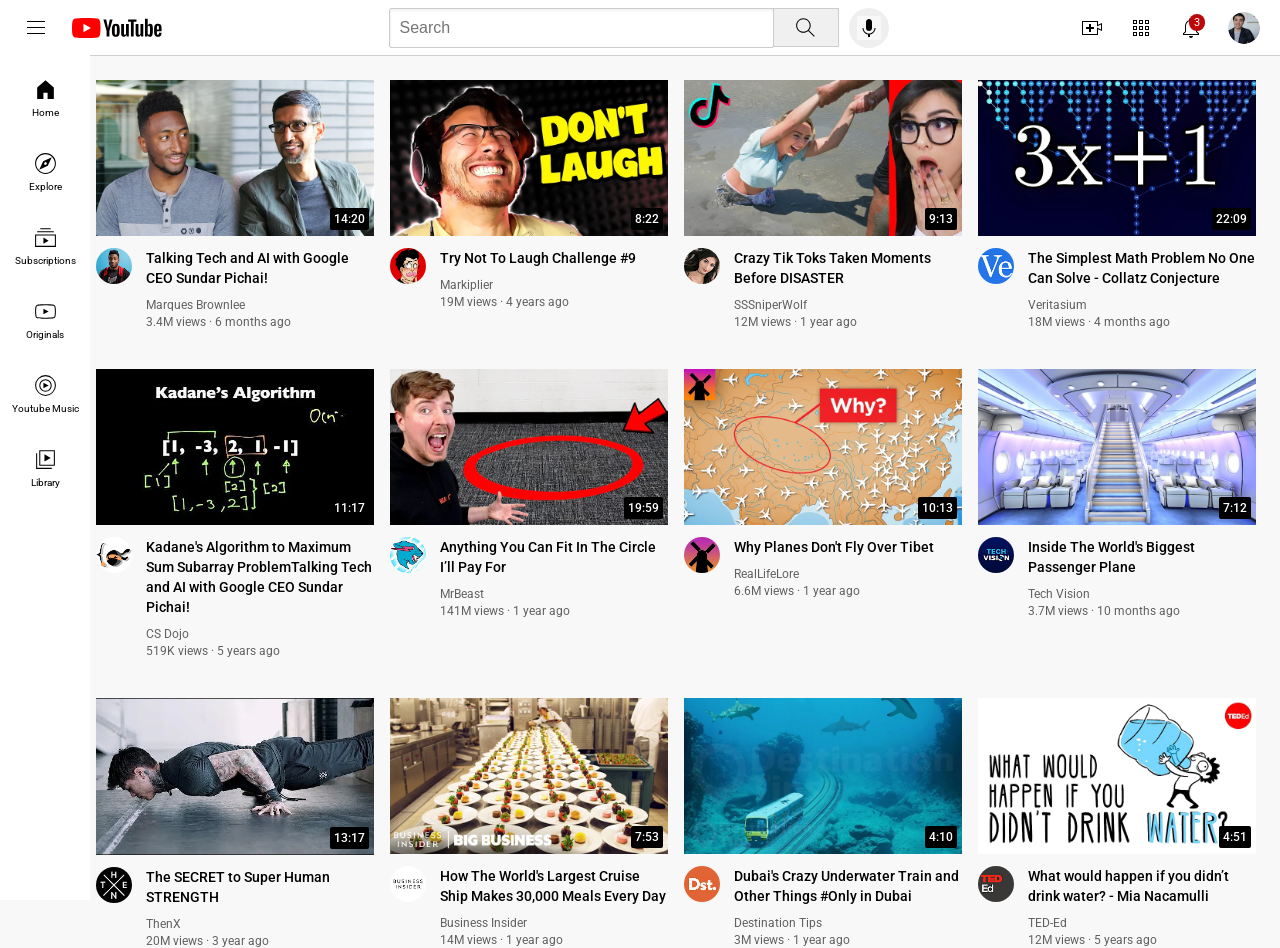
<file: index.html>
<!DOCTYPE html>
<html lang="en">
  <head>
    <meta charset="UTF-8" />
    <meta name="viewport" content="width=device-width, initial-scale=1.0" />
    <title>Youtube.com Clone</title>
    <link rel="stylesheet" href="styles/general.css" />
    <link rel="stylesheet" href="styles/header.css" />
    <link rel="stylesheet" href="styles/sidebar.css" />
    <link rel="stylesheet" href="styles/video.css" />
  </head>
  <body>
    <header class="header">
      <div class="left-section">
        <img class="hamburger-menu" src="icons/hamburger-menu.svg" />
        <img class="youtube-logo" src="icons/youtube-logo.svg" alt="" />
      </div>
      <div class="middle-section">
        <input type="text" class="search-bar" placeholder="Search" />
        <button class="search-button">
          <img class="search-icon" src="icons/search.svg" alt="" />
          <div class="tooltip">Search</div>
        </button>
        <button class="voice-search-button">
          <img
            class="voice-search-icon"
            src="icons/voice-search-icon.svg"
            alt=""
          />
          <div class="tooltip">Search with your voice</div>
        </button>
      </div>
      <div class="right-section">
        <div class="upload-icon-container">
          <img class="upload-icon" src="icons/upload.svg" />
          <div class="tooltip">Create</div>
        </div>
        <div class="youtube-apps-icon-container">
          <img class="youtube-apps-icon" src="icons/youtube-apps.svg" />
          <div class="tooltip">YouTube apps</div>
        </div>
        <div class="notifications-icon-container">
          <img class="notifications-icon" src="icons/notifications.svg" />
          <div class="notifications-count">3</div>
          <div class="tooltip">Notifications</div>
        </div>
        <img
          class="current-user-picture"
          src="channel-pictures/my-channel.jpeg"
        />
      </div>
    </header>
    <nav class="sidebar">
      <div class="sidebar-link">
        <img src="icons/home.svg" alt="" />
        <div>Home</div>
      </div>
      <div class="sidebar-link">
        <img src="icons/explore.svg" alt="" />
        <div>Explore</div>
      </div>
      <div class="sidebar-link">
        <img src="icons/subscriptions.svg" alt="" />
        <div>Subscriptions</div>
      </div>
      <div class="sidebar-link">
        <img src="icons/originals.svg" alt="" />
        <div>Originals</div>
      </div>
      <div class="sidebar-link">
        <img src="icons/youtube-music.svg" alt="" />
        <div>Youtube Music</div>
      </div>
      <div class="sidebar-link">
        <img src="icons/library.svg" alt="" />
        <div>Library</div>
      </div>
    </nav>
    <main class="main">
      <section class="video-grid">
        <div class="video-preview">
          <div class="thumbnail-row">
            <img class="thumbnail" src="thumbnails/thumbnail-1.webp" />
            <div class="video-time">14:20</div>
          </div>
          <div class="video-info-grid">
            <div class="channel-picture">
              <img
                class="profile-picture"
                src="channel-pictures/channel-1.jpeg"
                alt=""
              />
            </div>
            <div class="video-info">
              <p class="video-title">
                Talking Tech and AI with Google CEO Sundar Pichai!
              </p>
              <p class="video-author">Marques Brownlee</p>
              <p class="video-stats">3.4M views &#183; 6 months ago</p>
            </div>
          </div>
        </div>

        <div class="video-preview">
          <div class="thumbnail-row">
            <img class="thumbnail" src="thumbnails/thumbnail-2.webp" />
            <div class="video-time">8:22</div>
          </div>
          <div class="video-info-grid">
            <div class="channel-picture">
              <img
                class="profile-picture"
                src="channel-pictures/channel-2.jpeg"
              />
            </div>
            <div class="video-info">
              <p class="video-title">Try Not To Laugh Challenge #9</p>
              <p class="video-author">Markiplier</p>
              <p class="video-stats">19M views &#183; 4 years ago</p>
            </div>
          </div>
        </div>

        <div class="video-preview">
          <div class="thumbnail-row">
            <img class="thumbnail" src="thumbnails/thumbnail-3.webp" />
            <div class="video-time">9:13</div>
          </div>
          <div class="video-info-grid">
            <div class="channel-picture">
              <img
                class="profile-picture"
                src="channel-pictures/channel-3.jpeg"
                alt=""
              />
            </div>
            <div class="video-info">
              <p class="video-title">
                Crazy Tik Toks Taken Moments Before DISASTER
              </p>
              <p class="video-author">SSSniperWolf</p>
              <p class="video-stats">12M views &#183; 1 year ago</p>
            </div>
          </div>
        </div>

        <div class="video-preview">
          <div class="thumbnail-row">
            <img class="thumbnail" src="thumbnails/thumbnail-4.webp" />
            <div class="video-time">22:09</div>
          </div>
          <div class="video-info-grid">
            <div class="channel-picture">
              <img
                class="profile-picture"
                src="channel-pictures/channel-4.jpeg"
              />
            </div>
            <div class="video-info">
              <p class="video-title">
                The Simplest Math Problem No One Can Solve - Collatz Conjecture
              </p>
              <p class="video-author">Veritasium</p>
              <p class="video-stats">18M views &#183; 4 months ago</p>
            </div>
          </div>
        </div>

        <div class="video-preview">
          <div class="thumbnail-row">
            <img class="thumbnail" src="thumbnails/thumbnail-5.webp" />
            <div class="video-time">11:17</div>
          </div>
          <div class="video-info-grid">
            <div class="channel-picture">
              <img
                class="profile-picture"
                src="channel-pictures/channel-5.jpeg"
                alt=""
              />
            </div>
            <div class="video-info">
              <p class="video-title">
                Kadane's Algorithm to Maximum Sum Subarray ProblemTalking Tech
                and AI with Google CEO Sundar Pichai!
              </p>
              <p class="video-author">CS Dojo</p>
              <p class="video-stats">519K views &#183; 5 years ago</p>
            </div>
          </div>
        </div>

        <div class="video-preview">
          <div class="thumbnail-row">
            <img class="thumbnail" src="thumbnails/thumbnail-6.webp" />
            <div class="video-time">19:59</div>
          </div>
          <div class="video-info-grid">
            <div class="channel-picture">
              <img
                class="profile-picture"
                src="channel-pictures/channel-6.jpeg"
              />
            </div>
            <div class="video-info">
              <p class="video-title">
                Anything You Can Fit In The Circle I’ll Pay For
              </p>
              <p class="video-author">MrBeast</p>
              <p class="video-stats">141M views &#183; 1 year ago</p>
            </div>
          </div>
        </div>

        <div class="video-preview">
          <div class="thumbnail-row">
            <img class="thumbnail" src="thumbnails/thumbnail-7.webp" />
            <div class="video-time">10:13</div>
          </div>
          <div class="video-info-grid">
            <div class="channel-picture">
              <img
                class="profile-picture"
                src="channel-pictures/channel-7.jpeg"
                alt=""
              />
            </div>
            <div class="video-info">
              <p class="video-title">Why Planes Don't Fly Over Tibet</p>
              <p class="video-author">RealLifeLore</p>
              <p class="video-stats">6.6M views &#183; 1 year ago</p>
            </div>
          </div>
        </div>

        <div class="video-preview">
          <div class="thumbnail-row">
            <img class="thumbnail" src="thumbnails/thumbnail-8.webp" />
            <div class="video-time">7:12</div>
          </div>
          <div class="video-info-grid">
            <div class="channel-picture">
              <img
                class="profile-picture"
                src="channel-pictures/channel-8.jpeg"
              />
            </div>
            <div class="video-info">
              <p class="video-title">
                Inside The World's Biggest Passenger Plane
              </p>
              <p class="video-author">Tech Vision</p>
              <p class="video-stats">3.7M views &#183; 10 months ago</p>
            </div>
          </div>
        </div>

        <div class="video-preview">
          <div class="thumbnail-row">
            <img class="thumbnail" src="thumbnails/thumbnail-9.webp" />
            <div class="video-time">13:17</div>
          </div>
          <div class="video-info-grid">
            <div class="channel-picture">
              <img
                class="profile-picture"
                src="channel-pictures/channel-9.jpeg"
              />
            </div>
            <div class="video-info">
              <p class="video-title">The SECRET to Super Human STRENGTH</p>
              <p class="video-author">ThenX</p>
              <p class="video-stats">20M views &#183; 3 year ago</p>
            </div>
          </div>
        </div>

        <div class="video-preview">
          <div class="thumbnail-row">
            <img class="thumbnail" src="thumbnails/thumbnail-10.webp" />
            <div class="video-time">7:53</div>
          </div>
          <div class="video-info-grid">
            <div class="channel-picture">
              <img
                class="profile-picture"
                src="channel-pictures/channel-10.jpeg"
              />
            </div>
            <div class="video-info">
              <p class="video-title">
                How The World's Largest Cruise Ship Makes 30,000 Meals Every Day
              </p>
              <p class="video-author">Business Insider</p>
              <p class="video-stats">14M views &#183; 1 year ago</p>
            </div>
          </div>
        </div>

        <div class="video-preview">
          <div class="thumbnail-row">
            <img class="thumbnail" src="thumbnails/thumbnail-11.webp" />
            <div class="video-time">4:10</div>
          </div>
          <div class="video-info-grid">
            <div class="channel-picture">
              <img
                class="profile-picture"
                src="channel-pictures/channel-11.jpeg"
              />
            </div>
            <div class="video-info">
              <p class="video-title">
                Dubai's Crazy Underwater Train and Other Things #Only in Dubai
              </p>
              <p class="video-author">Destination Tips</p>
              <p class="video-stats">3M views &#183; 1 year ago</p>
            </div>
          </div>
        </div>

        <div class="video-preview">
          <div class="thumbnail-row">
            <img class="thumbnail" src="thumbnails/thumbnail-12.webp" />
            <div class="video-time">4:51</div>
          </div>
          <div class="video-info-grid">
            <div class="channel-picture">
              <img
                class="profile-picture"
                src="channel-pictures/channel-12.jpeg"
              />
            </div>
            <div class="video-info">
              <p class="video-title">
                What would happen if you didn’t drink water? - Mia Nacamulli
              </p>
              <p class="video-author">TED-Ed</p>
              <p class="video-stats">12M views &#183; 5 years ago</p>
            </div>
          </div>
        </div>
      </section>
    </main>
  </body>
</html>
</file>
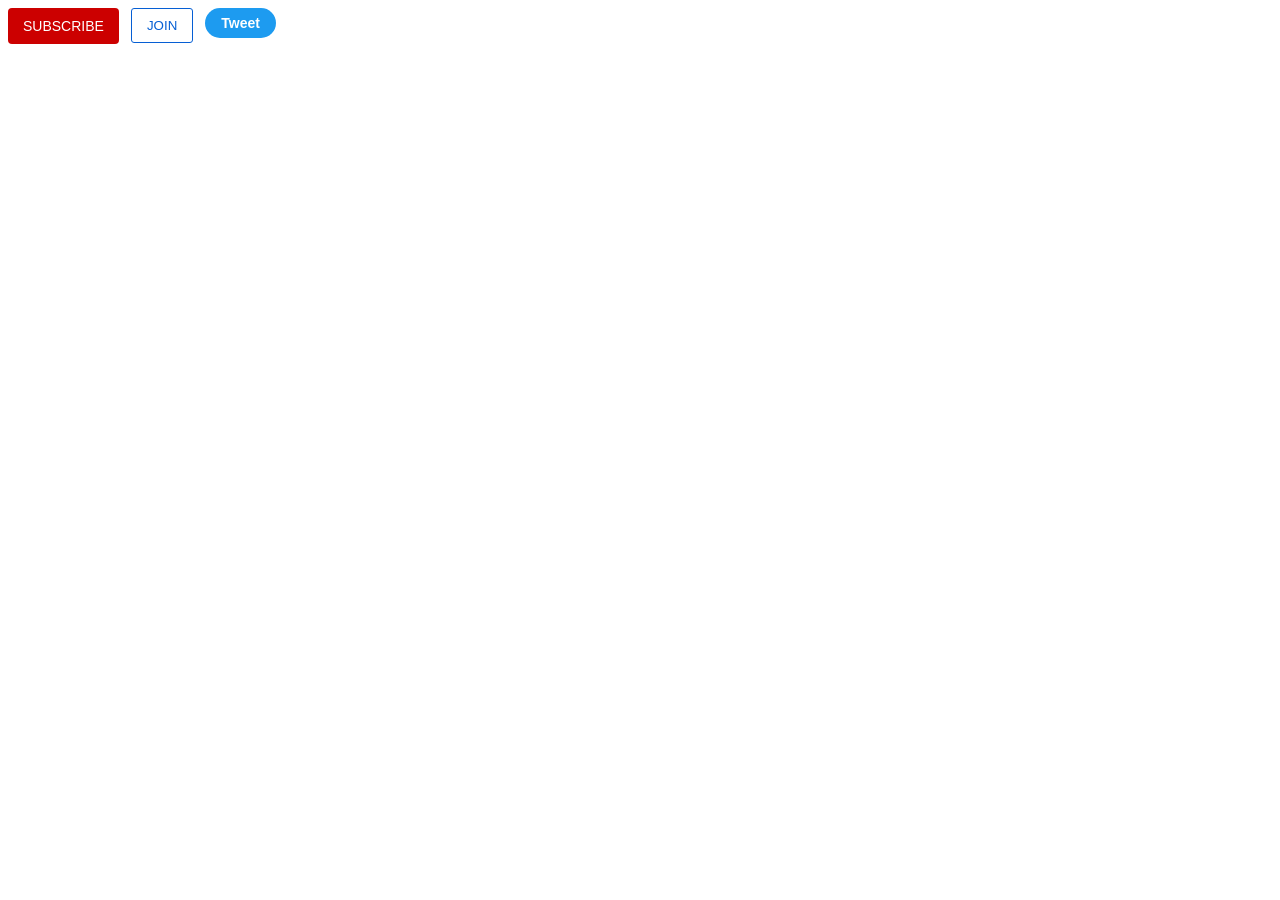
<file: intro/buttons.html>
<!DOCTYPE html>
<html lang="en">
  <head>
    <meta charset="UTF-8" />
    <meta name="viewport" content="width=device-width, initial-scale=1.0" />
    <title>Buttons</title>
    <link rel="stylesheet" href="styles/buttons.css" />
  </head>
  <body>
    <button class="subscribe-button">SUBSCRIBE</button>
    <button class="join-button">JOIN</button>
    <button class="tweet-button">Tweet</button>
  </body>
</html>
</file>
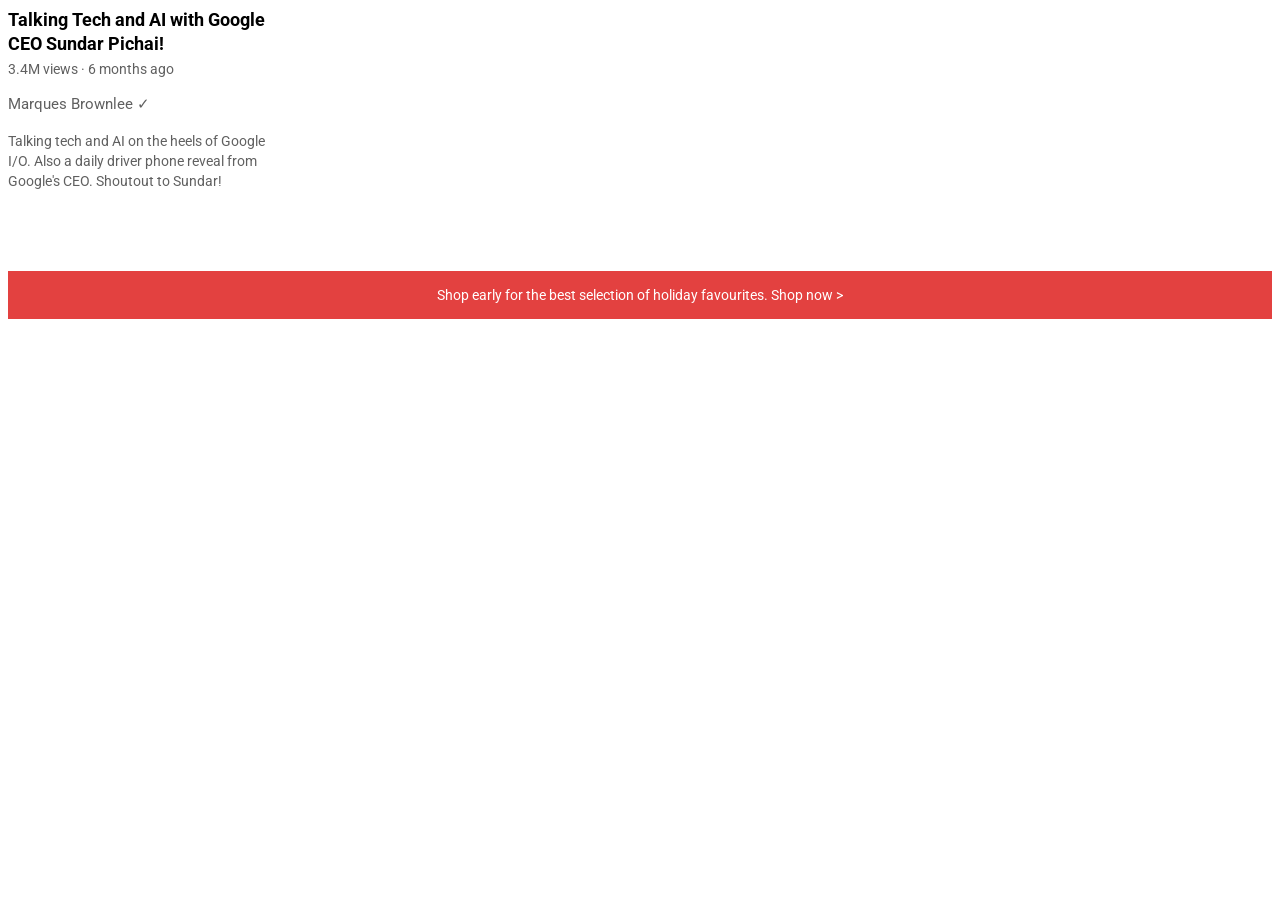
<file: intro/text.html>
<!DOCTYPE html>
<html lang="en">
  <head>
    <meta charset="UTF-8" />
    <meta name="viewport" content="width=device-width, initial-scale=1.0" />
    <title>Text</title>
    <link rel="stylesheet" href="styles/text.css" />
    <link rel="preconnect" href="https://fonts.googleapis.com" />
    <link rel="preconnect" href="https://fonts.gstatic.com" crossorigin />
    <link
      href="https://fonts.googleapis.com/css2?family=Roboto:ital,wght@0,100;0,300;0,400;0,500;0,700;0,900;1,100;1,300;1,400;1,500;1,700;1,900&display=swap"
      rel="stylesheet"
    />
  </head>
  <body>
    <p class="video-title">
      Talking Tech and AI with Google CEO Sundar Pichai!
    </p>
    <p class="video-stats">3.4M views &#183; 6 months ago</p>
    <p class="video-author">Marques Brownlee &#10003;</p>
    <p class="video-description">
      Talking tech and AI on the heels of Google I/O. Also a daily driver phone
      reveal from Google's CEO. Shoutout to Sundar!
    </p>

    <p class="apple-text">
      Shop early for the best selection of holiday favourites.
      <span class="shop-link">Shop now &#62;</span>
    </p>
  </body>
</html>
</file>
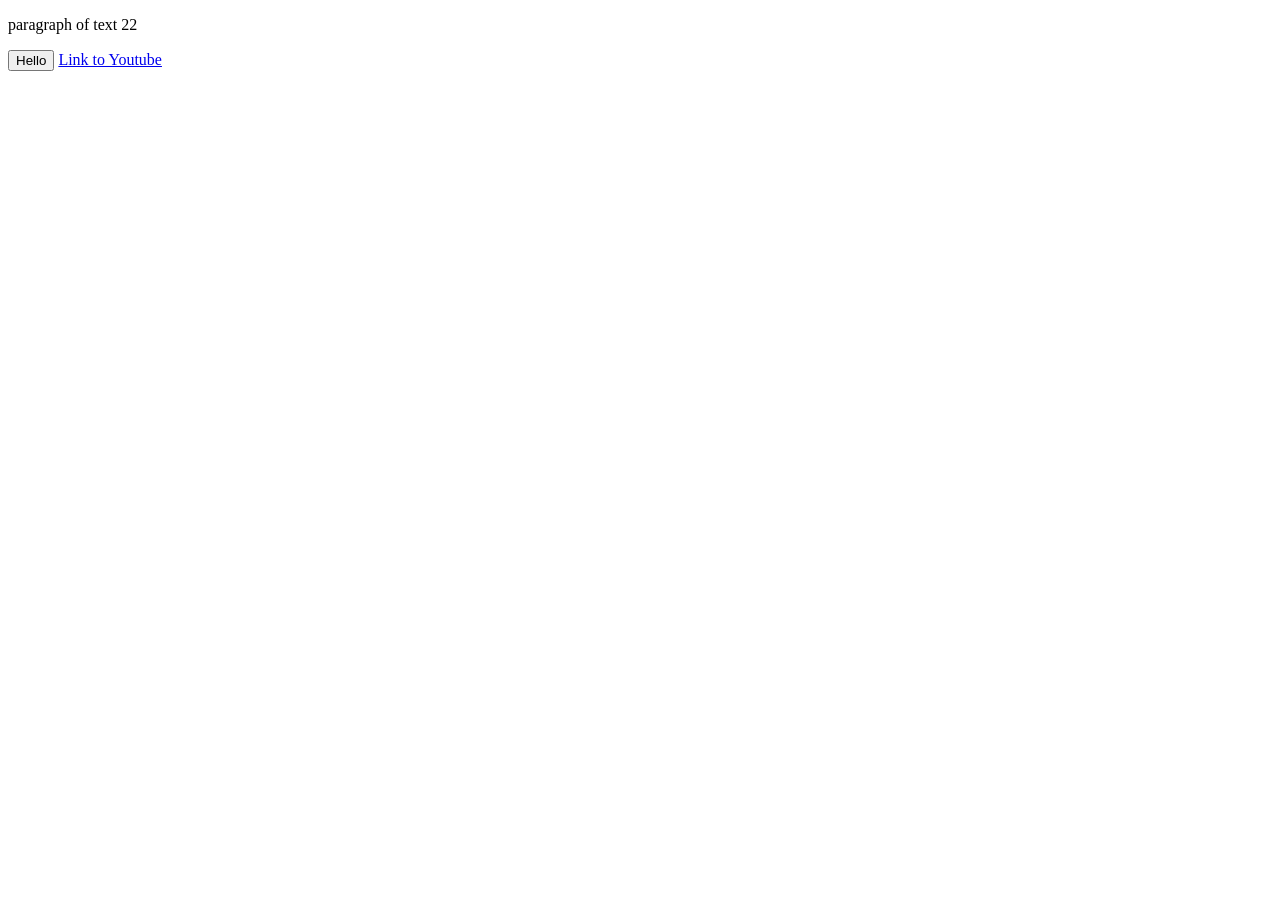
<file: intro/website.html>
<!DOCTYPE html>
<html lang="en">
  <head>
    <meta charset="UTF-8" />
    <meta name="viewport" content="width=device-width, initial-scale=1.0" />
    <title>First Website</title>
  </head>
  <body>
    <p>paragraph of text 22</p>
    <button>Hello</button>
    <a href="https://www.youtube.com/feed/subscriptions"> Link to Youtube </a>
  </body>
</html>
</file>
<file: styles/general.css>
@import url("https://fonts.googleapis.com/css2?family=Roboto:ital,wght@0,100;0,300;0,400;0,500;0,700;0,900;1,100;1,300;1,400;1,500;1,700;1,900&display=swap");

body {
  margin: 0;
  padding-top: 80px;
  padding-left: 96px;
  padding-right: 24px;
  background-color: rgb(248, 248, 248);
  font-family: Roboto, Arial;
}

p {
  margin-top: 0;
  margin-bottom: 0;
}
</file>
<file: styles/header.css>
@import url("https://fonts.googleapis.com/css2?family=Roboto:ital,wght@0,100;0,300;0,400;0,500;0,700;0,900;1,100;1,300;1,400;1,500;1,700;1,900&display=swap");

.header {
  background-color: white;
  height: 55px;
  display: flex;
  justify-content: space-between;
  position: fixed;
  top: 0;
  right: 0;
  left: 0;
  border-bottom: 1px solid rgb(208, 208, 208);
  z-index: 100;
}

.left-section {
  display: flex;
  align-items: center;
}

.hamburger-menu {
  height: 24px;
  margin: 0 24px;
  cursor: pointer;
}

.youtube-logo {
  height: 20px;
  cursor: pointer;
}

.middle-section {
  flex: 1;
  margin-left: 70px;
  margin-right: 35px;
  max-width: 500px;
  display: flex;
  align-items: center;
}

.search-bar {
  flex: 1;
  height: 36px;
  padding-left: 10px;
  font-size: 17px;
  border: 1px solid #ccc;
  border-radius: 2px;
  box-shadow: inset 1px 2px 3px rgba(0, 0, 0, 0.05);
  width: 0;
}

.search-bar::placeholder {
  font-size: 16px;
}

.search-button {
  height: 39px;
  width: 66px;
  background-color: rgb(240, 240, 240);
  border: 1px solid #ccc;
  margin-left: -1px;
  margin-right: 10px;
  cursor: pointer;
}

.search-icon {
  height: 25px;
}

.voice-search-button {
  height: 40px;
  width: 40px;
  border-radius: 20px;
  border: none;
  cursor: pointer;
}

.voice-search-icon {
  height: 24px;

  background-color: rgb(248, 248, 248);
}

.right-section {
  width: 180px;
  margin-right: 20px;
  display: flex;
  align-items: center;
  justify-content: space-between;
  flex-shrink: 0;
}

.upload-icon {
  height: 24px;
  cursor: pointer;
}

.youtube-apps-icon {
  height: 24px;
  cursor: pointer;
}

.notifications-icon-container {
  position: relative;
  cursor: pointer;
}

.notifications-icon {
  height: 24px;
  cursor: pointer;
}

.notifications-count {
  background: rgb(188, 8, 8);
  color: white;
  font-size: 11px;
  padding: 2px 5px;
  position: absolute;
  top: -2px;
  right: -2px;
  border-radius: 10px;
}

.current-user-picture {
  height: 32px;
  border-radius: 16px;
  cursor: pointer;
}

.search-button,
.voice-search-button,
.upload-icon-container,
.youtube-apps-icon-container,
.notifications-icon-container {
  display: flex;
  justify-content: center;
  align-items: center;
  position: relative;
}

.search-button .tooltip,
.voice-search-button .tooltip,
.upload-icon-container .tooltip,
.youtube-apps-icon-container .tooltip,
.notifications-icon-container .tooltip {
  position: absolute;
  bottom: -30px;
  background-color: rgb(87, 87, 87);
  color: white;
  padding: 4px 8px;
  border-radius: 4px;
  font-size: 12px;
  opacity: 0;
  transition: opacity 0.15s;
  pointer-events: none;
  white-space: nowrap;
}

.search-button:hover .tooltip,
.voice-search-button:hover .tooltip,
.upload-icon-container:hover .tooltip,
.youtube-apps-icon-container:hover .tooltip,
.notifications-icon-container:hover .tooltip {
  opacity: 1;
}
</file>
<file: styles/sidebar.css>
.sidebar {
  background-color: white;
  position: fixed;
  left: 0;
  bottom: 0;
  top: 55px;
  width: 80px;
  z-index: 200;
  padding: 5px;
}

.sidebar-link {
  height: 74px;
  display: flex;
  align-items: center;
  justify-content: center;
  flex-direction: column;
  cursor: pointer;
}

.sidebar-link:hover {
  background-color: rgb(239, 239, 239);
}

.sidebar-link img {
  height: 25px;
  margin-bottom: 5px;
}

.sidebar-link div {
  font-size: 10px;
}
</file>
<file: styles/video.css>
.video-grid {
  display: grid;
  column-gap: 16px;
  row-gap: 40px;
}

@media (max-width: 750px) {
  .video-grid {
    grid-template-columns: 1fr 1fr;
  }
}

@media (min-width: 751) and (max-width: 999px) {
  .video-grid {
    grid-template-columns: 1fr 1fr 1fr;
  }
}

@media (min-width: 1000px) {
  .video-grid {
    grid-template-columns: 1fr 1fr 1fr 1fr;
  }
}

.thumbnail-row {
  margin-bottom: 8px;
  position: relative;
}

.thumbnail {
  width: 100%;
}

.video-time {
  font-size: 12px;
  font-weight: 500;
  padding: 4px;
  border-radius: 2px;
  background-color: black;
  color: white;
  position: absolute;
  bottom: 10px;
  right: 5px;
}

.video-info-grid {
  display: grid;
  grid-template-columns: 50px 1fr;
}

.profile-picture {
  width: 36px;
  border-radius: 50px;
}

.video-title {
  font-weight: 500;
  font-size: 14px;
  line-height: 20px;
  margin-bottom: 10px;
}
.video-author,
.video-stats {
  font-size: 12px;
  color: #606060;
}
.video-author {
  margin-bottom: 3px;
}
</file>
<file: intro/styles/buttons.css>
.subscribe-button {
  background-color: #cc0000;
  color: white;
  border: none;
  padding: 10px 15px;
  border-radius: 4px;
  font-size: 14px;
  margin-right: 8px;
  cursor: pointer;
  transition: opacity 0.15s;
  vertical-align: top;
}
.subscribe-button:hover {
  opacity: 0.7;
}
.subscribe-button:active {
  opacity: 0.5;
}

.join-button {
  background-color: white;
  color: #065fd4;
  border: solid 1px #065fd4;
  padding: 9px 15px;
  border-radius: 3px;
  margin-right: 8px;
  cursor: pointer;
  transition: background-color 0.15s, color 0.15s;
  vertical-align: top;
}
.join-button:hover {
  background-color: #065fd4;
  color: white;
}
.join-button:active {
  opacity: 0.5;
}

.tweet-button {
  background-color: rgb(29, 155, 240);
  color: white;
  border: none;
  padding: 7px 16px;
  font-weight: bold;
  font-size: 14px;
  border-radius: 50px;
  cursor: pointer;
  vertical-align: top;
}
.tweet-button:hover {
  box-shadow: 0 3px 10px rgba(0, 0, 0, 0.2);
}
.tweet-button:active {
  opacity: 0.5;
}
</file>
<file: intro/styles/text.css>
p {
  font-family: roboto;
  margin-top: 0;
  margin-bottom: 0;
}
.video-title {
  font-size: 18px;
  font-weight: bold;
  width: 280px;
  line-height: 24px;
  margin-bottom: 5px;
}

.video-stats {
  color: rgb(96, 96, 96);
  font-size: 14px;
  margin-bottom: 18px;
}

.video-author {
  color: rgb(96, 96, 96);
  font-size: 15px;
  margin-bottom: 18px;
}

.video-description {
  color: rgb(96, 96, 96);
  font-size: 14px;
  width: 280px;
  line-height: 20px;
  margin-bottom: 80px;
}

.apple-text {
  text-align: center;
  background-color: rgb(227, 65, 64);
  color: white;
  padding: 16px;
  font-size: 14px;
}

.shop-link:hover {
  cursor: pointer;
  text-decoration: underline;
}
</file>
